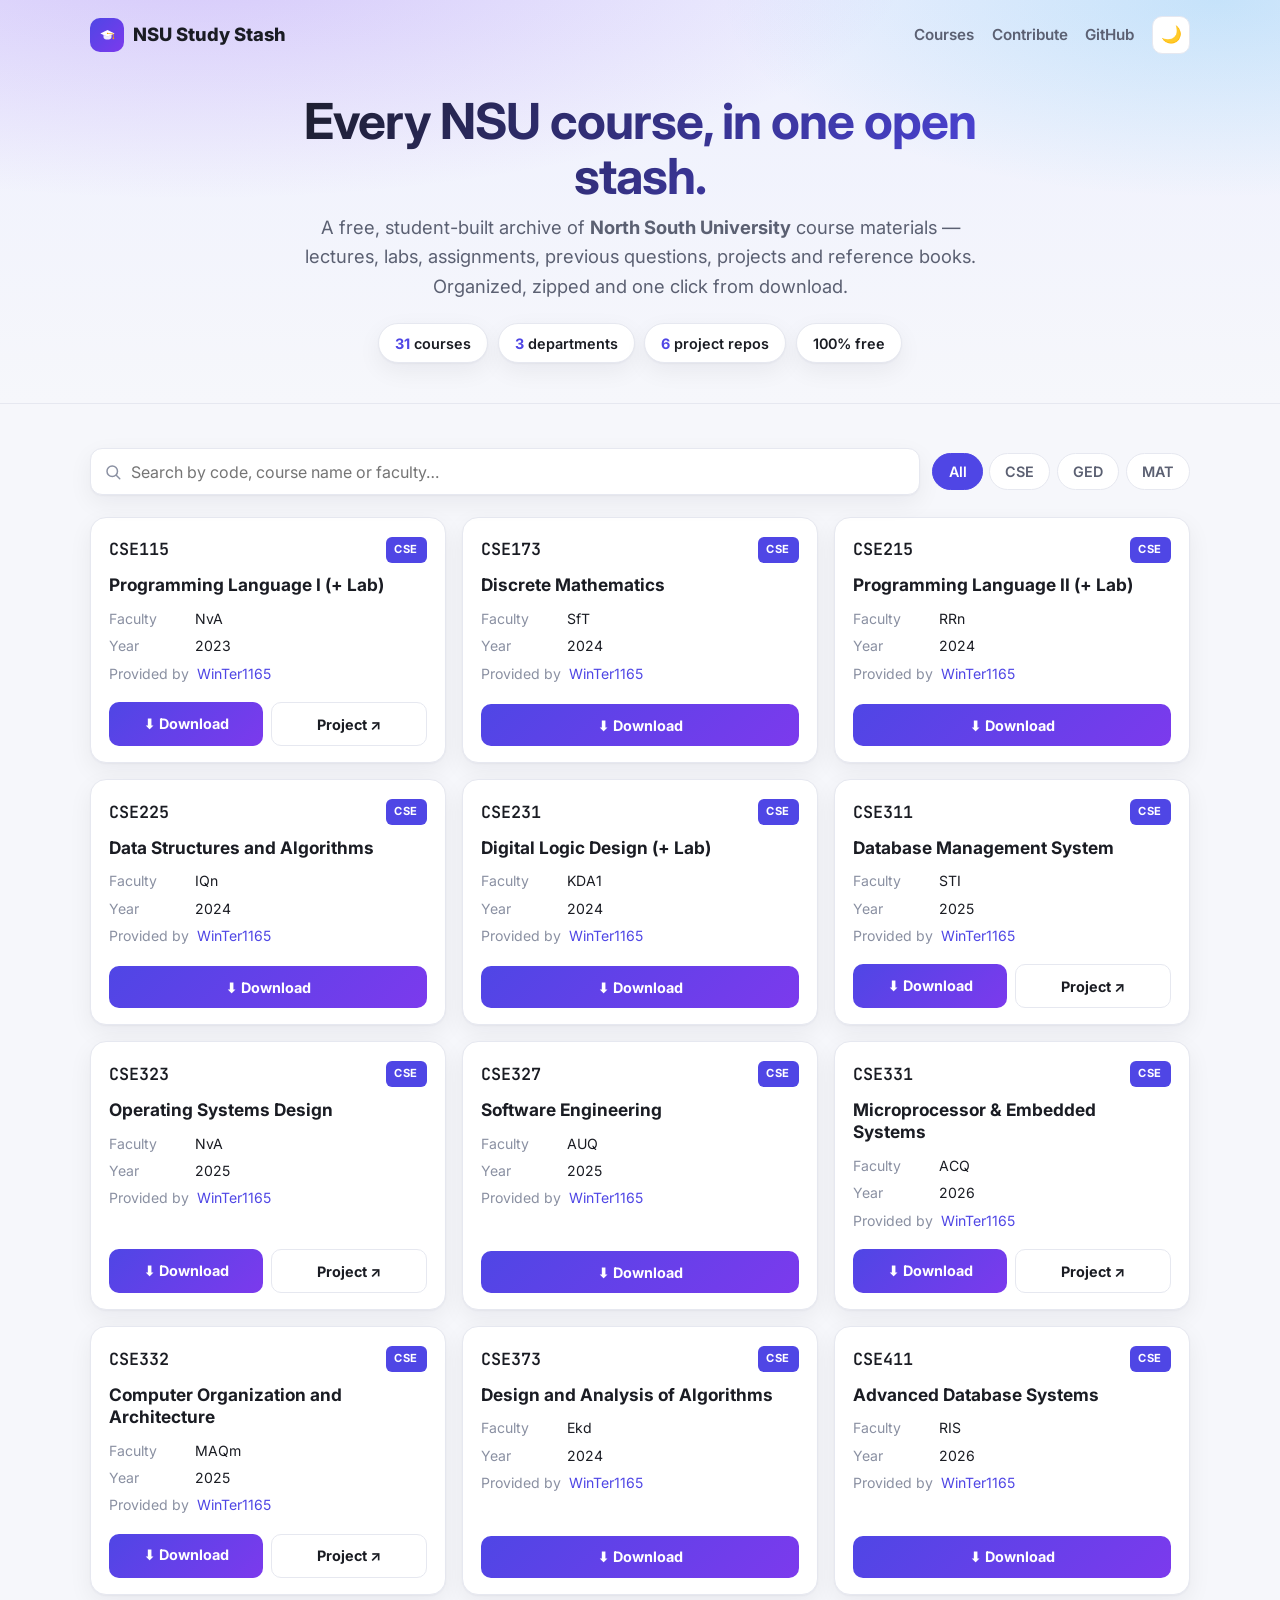
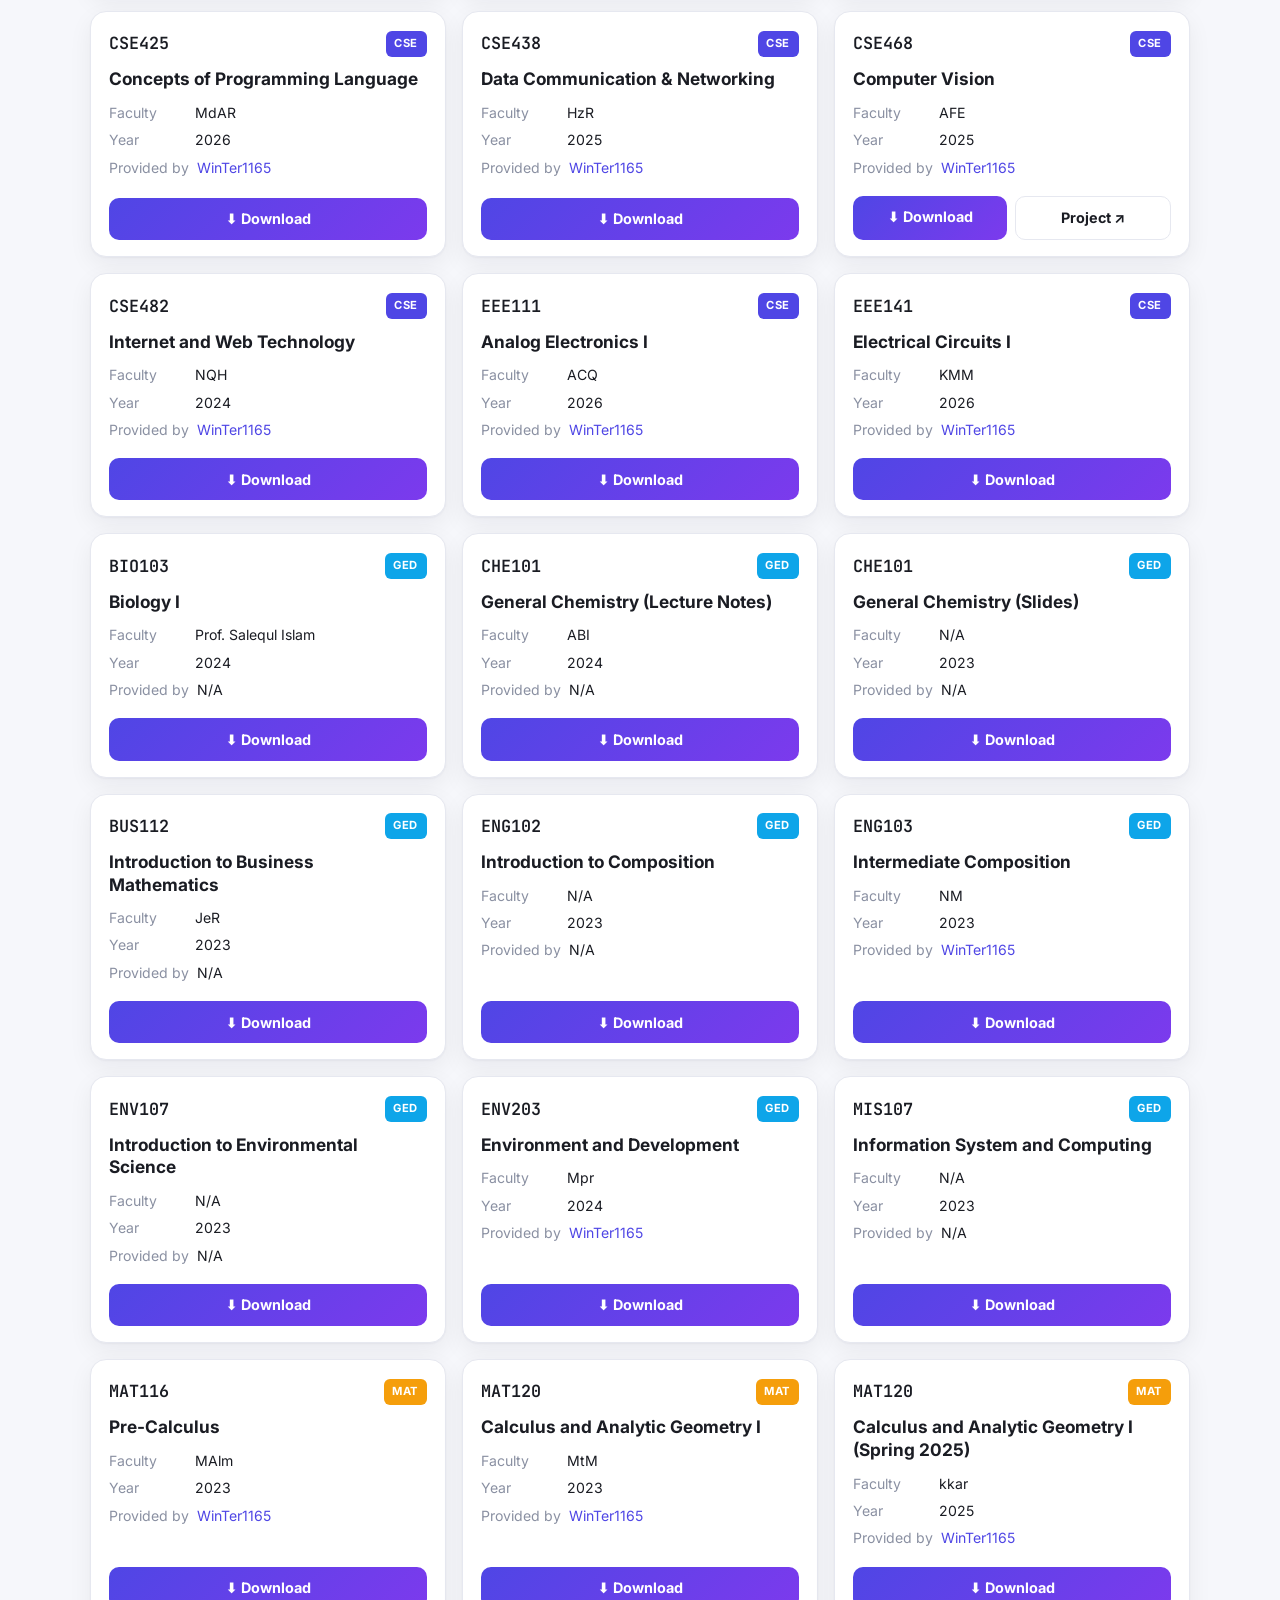
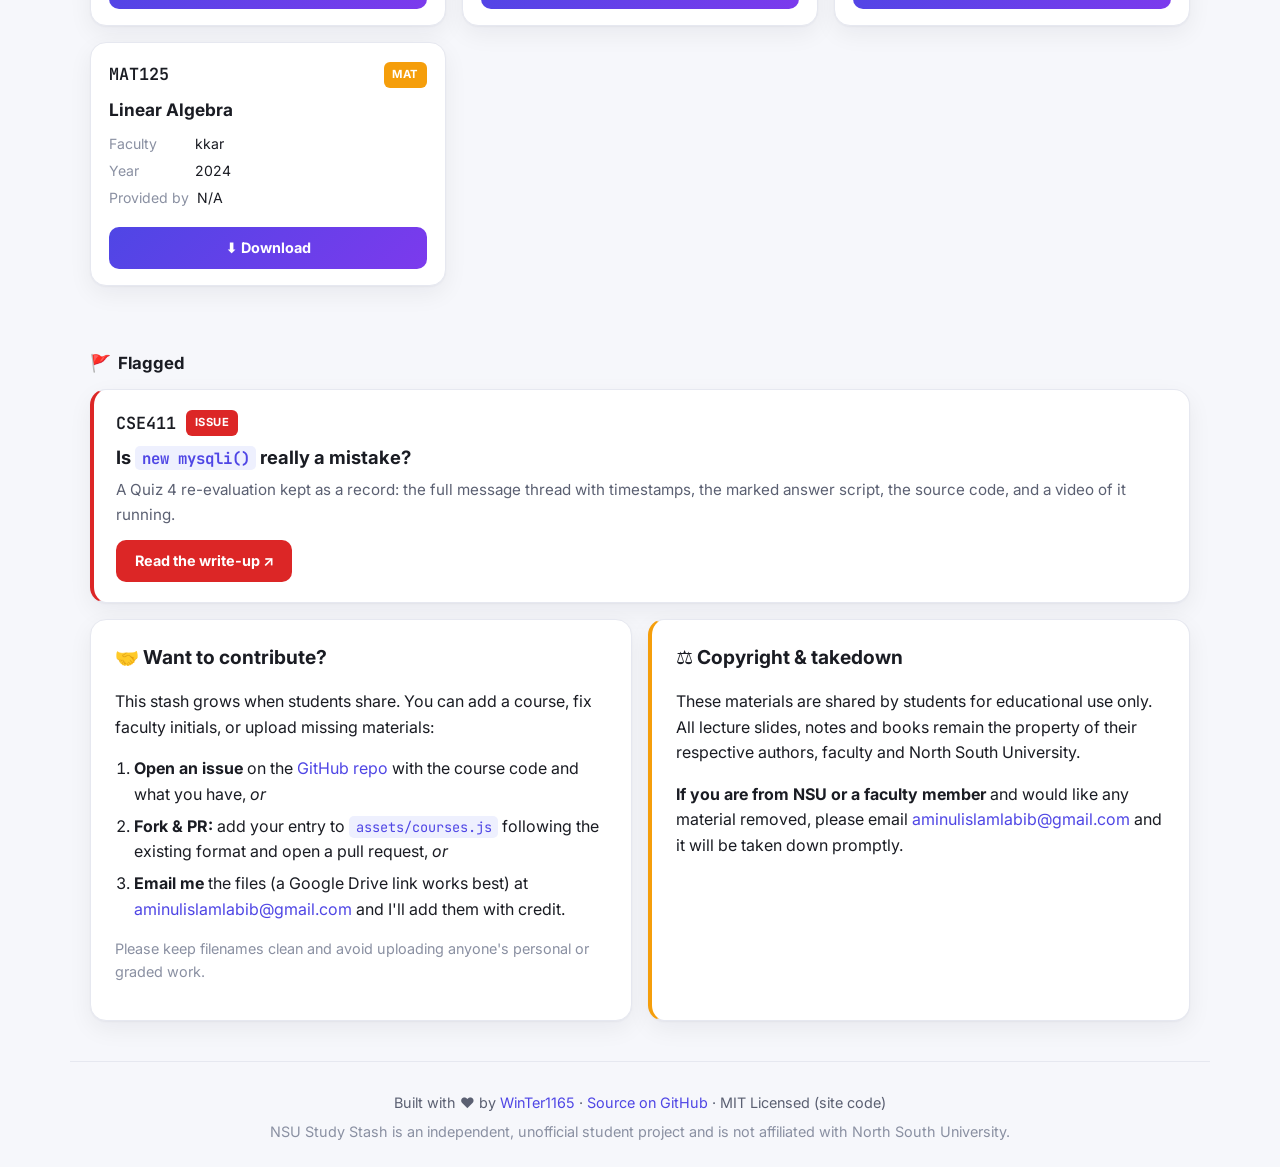
<file: index.html>
<!DOCTYPE html>
<html lang="en">
<head>
  <meta charset="UTF-8" />
  <meta name="viewport" content="width=device-width, initial-scale=1.0" />
  <meta name="theme-color" content="#4f46e5" />

  <title>NSU Study Stash — Free NSU Course Materials, Notes, Labs & Projects</title>
  <meta name="description" content="A free, open archive of North South University (NSU) course materials — lectures, labs, assignments, exams, projects and books for CSE, GED and MAT courses. Download via Google Drive." />
  <meta name="keywords" content="NSU, North South University, course materials, NSU CSE, NSU notes, NSU previous questions, NSU labs, CSE115, CSE173, CSE331, MAT120, study resources, Bangladesh university" />
  <meta name="author" content="WinTer1165" />
  <meta name="robots" content="index, follow" />
  <link rel="canonical" href="https://winter1165.github.io/nsu-study-stash/" />

  <!-- Open Graph -->
  <meta property="og:type" content="website" />
  <meta property="og:title" content="NSU Study Stash — Free NSU Course Materials" />
  <meta property="og:description" content="Open archive of NSU course materials — lectures, labs, assignments, exams and projects for CSE, GED and MAT. Free Google Drive downloads." />
  <meta property="og:url" content="https://winter1165.github.io/nsu-study-stash/" />
  <meta property="og:site_name" content="NSU Study Stash" />

  <!-- Twitter -->
  <meta name="twitter:card" content="summary_large_image" />
  <meta name="twitter:title" content="NSU Study Stash — Free NSU Course Materials" />
  <meta name="twitter:description" content="Open archive of NSU course materials for CSE, GED and MAT. Free downloads." />

  <meta name="google-site-verification" content="mjNC1rX2opv1wVHFlmPwtZI5obsipnGCOd544ZbnAaI" />

  <link rel="icon" type="image/svg+xml" href="assets/favicon.svg" />
  <link rel="apple-touch-icon" href="assets/favicon.svg" />

  <link rel="preconnect" href="https://fonts.googleapis.com" />
  <link rel="preconnect" href="https://fonts.gstatic.com" crossorigin />
  <link href="https://fonts.googleapis.com/css2?family=Inter:wght@400;500;600;700;800&family=JetBrains+Mono:wght@600&display=swap" rel="stylesheet" />
  <link rel="stylesheet" href="assets/styles.css" />

  <!-- Structured data -->
  <script type="application/ld+json">
  {
    "@context": "https://schema.org",
    "@type": "CollectionPage",
    "name": "NSU Study Stash",
    "description": "Open archive of North South University course materials for CSE, GED and MAT courses.",
    "url": "https://winter1165.github.io/nsu-study-stash/",
    "author": { "@type": "Person", "name": "WinTer1165", "url": "https://github.com/WinTer1165" },
    "license": "https://opensource.org/licenses/MIT"
  }
  </script>
</head>
<body>
  <a class="skip-link" href="#courses">Skip to courses</a>

  <header class="hero">
    <div class="hero__bar">
      <div class="brand">
        <span class="brand__mark" aria-hidden="true">
          <svg viewBox="0 0 100 100" width="21" height="21" focusable="false">
            <path d="M31 46 V58 C31 65 40 69 50 69 C60 69 69 65 69 58 V46 L50 55 Z" fill="#fff" opacity="0.9"/>
            <path d="M50 24 L84 40 L50 56 L16 40 Z" fill="#fff"/>
            <circle cx="50" cy="40" r="3" fill="#f59e0b"/>
            <path d="M50 40 L78 42 L78 60" fill="none" stroke="#f59e0b" stroke-width="3.2" stroke-linecap="round" stroke-linejoin="round"/>
            <circle cx="78" cy="63.5" r="4" fill="#f59e0b"/>
          </svg>
        </span>
        <span class="brand__name">NSU Study Stash</span>
      </div>
      <nav class="hero__nav" aria-label="Primary">
        <a href="#courses">Courses</a>
        <a href="#contribute">Contribute</a>
        <a href="https://github.com/WinTer1165/nsu-study-stash" target="_blank" rel="noopener">GitHub</a>
        <button id="themeToggle" class="theme-toggle" type="button" aria-label="Toggle dark mode">🌙</button>
      </nav>
    </div>

    <div class="hero__content">
      <h1>Every NSU course, in one open stash.</h1>
      <p class="hero__sub">
        A free, student-built archive of <strong>North South University</strong> course materials —
        lectures, labs, assignments, previous questions, projects and reference books.
        Organized, zipped and one click from download.
      </p>
      <div class="stats" id="stats" aria-live="polite"></div>
    </div>
  </header>

  <main>
    <section class="controls" aria-label="Search and filter">
      <div class="search">
        <svg viewBox="0 0 24 24" aria-hidden="true"><path d="M21 21l-4.35-4.35M11 18a7 7 0 1 1 0-14 7 7 0 0 1 0 14z" fill="none" stroke="currentColor" stroke-width="2" stroke-linecap="round"/></svg>
        <input id="search" type="search" placeholder="Search by code, course name or faculty…" aria-label="Search courses" autocomplete="off" />
      </div>
      <div class="filters" id="filters" role="tablist" aria-label="Filter by department"></div>
    </section>

    <section id="courses" class="grid" aria-label="Course list"></section>
    <p id="empty" class="empty" hidden>No courses match your search.</p>
  </main>

  <section class="flags" id="flags" aria-label="Flagged issues">
    <h2 class="flags__heading"><span aria-hidden="true">🚩</span> Flagged</h2>

    <article class="flag"
             data-flag-dept="CSE"
             data-flag-tags="cse411 cse 411 advance database mysqli new mysqli mysqli_connect php mysql quiz quiz 4 quiz4 re-evaluation reevaluation remark marking marks grade grading dispute issue flag red flag complaint exam">
      <div class="flag__top">
        <span class="code">CSE411</span>
        <span class="flag__badge">Issue</span>
      </div>
      <h3 class="flag__title">Is <code>new mysqli()</code> really a mistake?</h3>
      <p class="flag__desc">
        A Quiz 4 re-evaluation kept as a record: the full message thread with timestamps,
        the marked answer script, the source code, and a video of it running.
      </p>
      <div class="flag__actions">
        <a class="btn btn--flag" href="https://nsu-cse411.pages.dev/" target="_blank" rel="noopener">Read the write-up ↗</a>
      </div>
    </article>
  </section>

  <section id="contribute" class="info">
    <div class="info__card">
      <h2>🤝 Want to contribute?</h2>
      <p>This stash grows when students share. You can add a course, fix faculty initials, or upload missing materials:</p>
      <ol>
        <li><strong>Open an issue</strong> on the <a href="https://github.com/WinTer1165/nsu-study-stash/issues" target="_blank" rel="noopener">GitHub repo</a> with the course code and what you have, <em>or</em></li>
        <li><strong>Fork &amp; PR:</strong> add your entry to <code>assets/courses.js</code> following the existing format and open a pull request, <em>or</em></li>
        <li><strong>Email me</strong> the files (a Google Drive link works best) at <a href="mailto:aminulislamlabib@gmail.com?subject=NSU%20Study%20Stash%20—%20Contribution">aminulislamlabib@gmail.com</a> and I'll add them with credit.</li>
      </ol>
      <p class="muted">Please keep filenames clean and avoid uploading anyone's personal or graded work.</p>
    </div>

    <div class="info__card info__card--alt">
      <h2>⚖️ Copyright &amp; takedown</h2>
      <p>
        These materials are shared by students for educational use only. All lecture slides, notes and books
        remain the property of their respective authors, faculty and North South University.
      </p>
      <p>
        <strong>If you are from NSU or a faculty member</strong> and would like any material removed, please email
        <a href="mailto:aminulislamlabib@gmail.com?subject=NSU%20Study%20Stash%20—%20Takedown%20Request">aminulislamlabib@gmail.com</a>
        and it will be taken down promptly.
      </p>
    </div>
  </section>

  <footer class="footer">
    <p>
      Built with ♥ by <a href="https://github.com/WinTer1165" target="_blank" rel="noopener">WinTer1165</a>
      · <a href="https://github.com/WinTer1165/nsu-study-stash" target="_blank" rel="noopener">Source on GitHub</a>
      · MIT Licensed (site code)
    </p>
    <p class="muted">NSU Study Stash is an independent, unofficial student project and is not affiliated with North South University.</p>
  </footer>

  <script src="assets/courses.js"></script>
  <script src="assets/app.js"></script>
</body>
</html>
</file>
<file: assets/styles.css>
/* ===== NSU Study Stash — styles ===== */
:root {
  --bg: #f6f7fb;
  --bg-elev: #ffffff;
  --text: #1a1c23;
  --text-soft: #5b6072;
  --muted: #8a90a2;
  --border: #e6e8f0;
  --brand: #4f46e5;
  --brand-2: #7c3aed;
  --brand-soft: #eef0fe;
  --accent: #0ea5e9;
  --shadow: 0 1px 2px rgba(16,24,40,.04), 0 8px 24px rgba(16,24,40,.06);
  --shadow-lg: 0 12px 40px rgba(16,24,40,.12);
  --radius: 16px;
  --cse: #4f46e5; --ged: #0ea5e9; --mat: #f59e0b;
  --flag: #dc2626; --flag-soft: #fef2f2;
}
:root[data-theme="dark"] {
  --bg: #0c0e16;
  --bg-elev: #151823;
  --text: #eceef5;
  --text-soft: #aeb4c6;
  --muted: #767d92;
  --border: #242838;
  --brand-soft: #1c1f3a;
  --shadow: 0 1px 2px rgba(0,0,0,.3), 0 8px 24px rgba(0,0,0,.35);
  --shadow-lg: 0 16px 48px rgba(0,0,0,.55);
  --flag: #f87171; --flag-soft: #2a1618;
}

* { box-sizing: border-box; }
html { scroll-behavior: smooth; }
body {
  margin: 0;
  font-family: "Inter", system-ui, -apple-system, Segoe UI, Roboto, sans-serif;
  background: var(--bg);
  color: var(--text);
  line-height: 1.6;
  -webkit-font-smoothing: antialiased;
}
a { color: var(--brand); text-decoration: none; }
a:hover { text-decoration: underline; }
.muted { color: var(--muted); font-size: .9rem; }

.skip-link {
  position: absolute; left: -999px; top: 0; background: var(--brand); color: #fff;
  padding: .6rem 1rem; border-radius: 0 0 8px 0; z-index: 100;
}
.skip-link:focus { left: 0; }

/* ---------- Hero ---------- */
.hero {
  background:
    radial-gradient(1200px 400px at 15% -10%, rgba(124,58,237,.22), transparent 60%),
    radial-gradient(900px 360px at 95% 0%, rgba(14,165,233,.18), transparent 55%),
    linear-gradient(180deg, var(--brand-soft), transparent);
  padding-bottom: 2.5rem;
  border-bottom: 1px solid var(--border);
}
.hero__bar {
  max-width: 1140px; margin: 0 auto; padding: 1rem 1.25rem;
  display: flex; align-items: center; justify-content: space-between; gap: 1rem;
}
.brand { display: flex; align-items: center; gap: .55rem; font-weight: 800; font-size: 1.15rem; }
.brand__mark {
  display: grid; place-items: center; width: 34px; height: 34px; border-radius: 10px;
  background: linear-gradient(135deg, var(--brand), var(--brand-2)); color: #fff; font-size: 1.1rem;
}
.hero__nav { display: flex; align-items: center; gap: 1.1rem; font-weight: 600; font-size: .95rem; }
.hero__nav a { color: var(--text-soft); }
.hero__nav a:hover { color: var(--brand); text-decoration: none; }
.theme-toggle {
  border: 1px solid var(--border); background: var(--bg-elev); border-radius: 10px;
  width: 38px; height: 38px; cursor: pointer; font-size: 1.05rem; line-height: 1;
}
.hero__content { max-width: 820px; margin: 1.5rem auto 0; padding: 0 1.25rem; text-align: center; }
.hero h1 {
  font-size: clamp(1.9rem, 5vw, 3.1rem); line-height: 1.1; margin: .4rem 0 .6rem; letter-spacing: -.02em;
  background: linear-gradient(120deg, var(--text), var(--brand)); -webkit-background-clip: text; background-clip: text; color: transparent;
}
.hero__sub { color: var(--text-soft); font-size: clamp(1rem, 2.2vw, 1.15rem); margin: 0 auto; max-width: 680px; }
.stats { display: flex; flex-wrap: wrap; justify-content: center; gap: .6rem; margin-top: 1.4rem; }
.stat {
  background: var(--bg-elev); border: 1px solid var(--border); border-radius: 999px;
  padding: .45rem 1rem; font-size: .9rem; font-weight: 600; box-shadow: var(--shadow);
}
.stat b { color: var(--brand); }

/* ---------- Controls ---------- */
main { max-width: 1140px; margin: 0 auto; padding: 1.75rem 1.25rem 2rem; }
.controls {
  position: sticky; top: 0; z-index: 20; background: var(--bg);
  padding: 1rem 0 .85rem; margin-bottom: .5rem;
  display: flex; flex-wrap: wrap; gap: .8rem; align-items: center; justify-content: space-between;
}
.search {
  flex: 1 1 280px; display: flex; align-items: center; gap: .55rem;
  background: var(--bg-elev); border: 1px solid var(--border); border-radius: 12px; padding: .15rem .8rem;
  box-shadow: var(--shadow);
}
.search svg { width: 18px; height: 18px; color: var(--muted); flex: none; }
.search input {
  flex: 1; border: none; outline: none; background: transparent; color: var(--text);
  font-size: 1rem; padding: .65rem 0; font-family: inherit;
}
.filters { display: flex; flex-wrap: wrap; gap: .4rem; }
.filters button {
  border: 1px solid var(--border); background: var(--bg-elev); color: var(--text-soft);
  padding: .55rem .95rem; border-radius: 999px; font-weight: 600; font-size: .9rem; cursor: pointer;
  font-family: inherit; transition: all .15s ease;
}
.filters button:hover { color: var(--text); }
.filters button[aria-selected="true"] {
  background: var(--brand); border-color: var(--brand); color: #fff;
}

/* ---------- Grid ---------- */
.grid {
  display: grid; gap: 1rem;
  grid-template-columns: repeat(auto-fill, minmax(290px, 1fr));
}
.card {
  background: var(--bg-elev); border: 1px solid var(--border); border-radius: var(--radius);
  padding: 1.15rem 1.15rem 1rem; display: flex; flex-direction: column; gap: .7rem;
  box-shadow: var(--shadow); transition: transform .16s ease, box-shadow .16s ease, border-color .16s ease;
}
.card:hover { transform: translateY(-3px); box-shadow: var(--shadow-lg); border-color: var(--brand); }
.card__top { display: flex; align-items: center; justify-content: space-between; gap: .5rem; }
.code { font-family: "JetBrains Mono", ui-monospace, monospace; font-weight: 600; font-size: 1.05rem; }
.badge {
  font-size: .7rem; font-weight: 700; letter-spacing: .04em; text-transform: uppercase;
  padding: .25rem .55rem; border-radius: 6px; color: #fff;
}
.badge--cse { background: var(--cse); } .badge--ged { background: var(--ged); } .badge--mat { background: var(--mat); }
.card__name { font-weight: 700; font-size: 1.08rem; margin: 0; line-height: 1.3; }
.meta { display: flex; flex-direction: column; gap: .3rem; font-size: .88rem; color: var(--text-soft); }
.meta div { display: flex; gap: .5rem; }
.meta .k { color: var(--muted); min-width: 78px; flex: none; }
.meta .v { color: var(--text); }
.card__actions { display: flex; gap: .55rem; margin-top: auto; padding-top: .35rem; }
.btn {
  flex: 1; text-align: center; padding: .6rem .8rem; border-radius: 10px; font-weight: 700;
  font-size: .9rem; border: 1px solid var(--border); cursor: pointer; transition: all .15s ease;
}
.btn--dl { background: linear-gradient(135deg, var(--brand), var(--brand-2)); color: #fff; border: none; }
.btn--dl:hover { filter: brightness(1.07); text-decoration: none; }
.btn--repo { background: var(--bg-elev); color: var(--text); }
.btn--repo:hover { border-color: var(--brand); color: var(--brand); text-decoration: none; }
.empty { text-align: center; color: var(--muted); padding: 3rem 0; font-size: 1.05rem; }

/* ---------- Info / footer ---------- */
.info {
  max-width: 1140px; margin: 1rem auto 0; padding: 0 1.25rem;
  display: grid; gap: 1rem; grid-template-columns: repeat(auto-fit, minmax(300px, 1fr));
}
.info__card {
  background: var(--bg-elev); border: 1px solid var(--border); border-radius: var(--radius);
  padding: 1.4rem 1.5rem; box-shadow: var(--shadow);
}
.info__card--alt { border-left: 4px solid var(--mat); }
.info__card h2 { margin: 0 0 .6rem; font-size: 1.2rem; }
.info__card ol { padding-left: 1.2rem; margin: .5rem 0; }
.info__card li { margin: .4rem 0; }
code {
  font-family: "JetBrains Mono", ui-monospace, monospace; font-size: .85em;
  background: var(--brand-soft); padding: .12rem .4rem; border-radius: 5px; color: var(--brand);
}
.footer { max-width: 1140px; margin: 2.5rem auto 1.5rem; padding: 1.5rem 1.25rem 0; border-top: 1px solid var(--border); text-align: center; color: var(--text-soft); font-size: .9rem; }
.footer p { margin: .35rem 0; }

/* ---------- Flagged issues ---------- */
.flags { max-width: 1140px; margin: 2rem auto 0; padding: 0 1.25rem; }
.flags[hidden] { display: none; }
.flags__heading {
  margin: 0 0 .75rem; font-size: 1.05rem; font-weight: 700;
  display: flex; align-items: center; gap: .45rem; color: var(--text);
}
.flag {
  background: var(--bg-elev); border: 1px solid var(--border); border-left: 4px solid var(--flag);
  border-radius: var(--radius); padding: 1.25rem 1.4rem; box-shadow: var(--shadow);
  display: flex; flex-direction: column; gap: .55rem;
  transition: transform .16s ease, box-shadow .16s ease;
}
.flag[hidden] { display: none; }
.flag:hover { transform: translateY(-3px); box-shadow: var(--shadow-lg); }
.flag__top { display: flex; align-items: center; gap: .6rem; }
.flag__badge {
  padding: .25rem .55rem; border-radius: 6px; background: var(--flag); color: #fff;
  font-size: .7rem; font-weight: 700; letter-spacing: .04em; text-transform: uppercase;
}
.flag__title { margin: 0; font-size: 1.15rem; font-weight: 700; line-height: 1.3; }
.flag__desc { margin: 0; color: var(--text-soft); font-size: .95rem; }
.flag__actions { margin-top: .25rem; }
.btn--flag {
  display: inline-block; background: var(--flag); color: #fff; border: none;
  padding: .6rem 1.15rem; flex: 0 0 auto;
}
.btn--flag:hover { filter: brightness(1.07); text-decoration: none; }

@media (max-width: 560px) {
  .hero__nav a:not(:last-child) { display: none; }
  .btn--flag { display: block; text-align: center; }
  .controls { position: static; }
  .card__name { font-size: 1.02rem; }
}
@media (prefers-reduced-motion: reduce) {
  * { transition: none !important; scroll-behavior: auto !important; }
}
</file>
